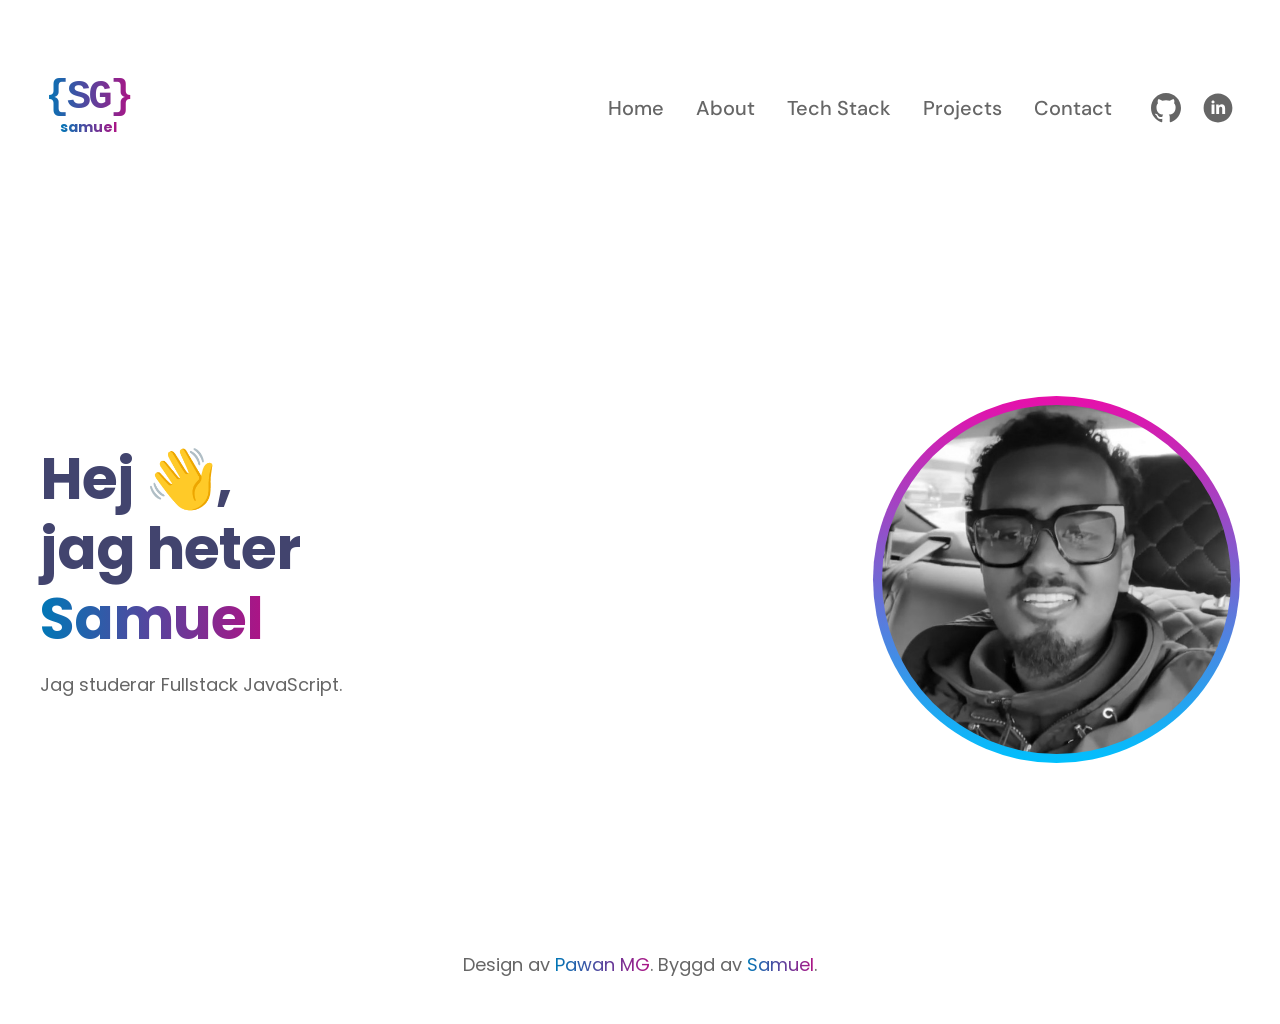
<file: index.html>
<!DOCTYPE html>
<html lang="sv">
<head>
  <meta charset="UTF-8">
  <meta name="viewport" content="width=device-width, initial-scale=1.0">
  <title>Min portfolio</title>
  <link rel="stylesheet" href="https://fonts.googleapis.com/css2?family=DM+Sans:wght@500&amp;family=Poppins:wght@400;700&amp;display=swap">
  <link rel="stylesheet" href="base.css">
  <link rel="stylesheet" href="layout.css">
</head>
<body class="home-page">

  <a class="skip-link" href="#main-content">Hoppa till innehållet</a>
  <header class="site-header">
    <a class="site-logo" href="index.html" aria-label="Samuel – startsidan">
      <span class="logo-mark" aria-hidden="true">{SG}</span>
      <span class="logo-name" aria-hidden="true">samuel</span>
    </a>
    <details class="mobile-menu">
      <summary aria-label="Visa eller dölj huvudmenyn">
        <span class="menu-icon" aria-hidden="true"></span>
      </summary>
      <nav class="mobile-navigation" aria-label="Huvudmeny">
        <ul class="nav-list" role="list">
          <li><a href="index.html" aria-current="page">Home</a></li>
          <li><a href="about.html">About</a></li>
          <li><a href="technologies.html">Tech Stack</a></li>
          <li><a href="projects.html">Projects</a></li>
          <li><a href="contact.html">Contact</a></li>
        </ul>
        <ul class="social-links" aria-label="Mina profiler" role="list">
          <li><a href="https://github.com/SamuelGoitomGezai" aria-label="Samuel på GitHub"><img class="github-icon" src="images/icons/github.svg" alt="" width="30" height="30"></a></li>
          <li><a href="https://www.linkedin.com/in/samuel-goitom-gezai-583b56432" aria-label="Samuel på LinkedIn"><img src="images/social/linkedin.svg" alt="" width="30" height="30"></a></li>
        </ul>
      </nav>
    </details>
      <nav class="desktop-navigation" aria-label="Huvudmeny">
        <ul class="nav-list" role="list">
          <li><a href="index.html" aria-current="page">Home</a></li>
          <li><a href="about.html">About</a></li>
          <li><a href="technologies.html">Tech Stack</a></li>
          <li><a href="projects.html">Projects</a></li>
          <li><a href="contact.html">Contact</a></li>
        </ul>
        <ul class="social-links" aria-label="Mina profiler" role="list">
          <li><a href="https://github.com/SamuelGoitomGezai" aria-label="Samuel på GitHub"><img class="github-icon" src="images/icons/github.svg" alt="" width="30" height="30"></a></li>
          <li><a href="https://www.linkedin.com/in/samuel-goitom-gezai-583b56432" aria-label="Samuel på LinkedIn"><img src="images/social/linkedin.svg" alt="" width="30" height="30"></a></li>
        </ul>
      </nav>
  </header>
  <main id="main-content" tabindex="-1" class="hero">
  <div class="hero-text">
    <h1 class="hero-title">
      Hej 👋,<br>
      jag heter<br>
      <span class="hero-name">Samuel</span>
    </h1>
    <p>Jag studerar Fullstack JavaScript.</p>
  </div>
  <div class="hero-portrait">
    <img
      class="hero-photo"
      src="images/samuel.jpeg"
      alt="Porträtt av Samuel"
      width="349"
      height="349"
    >
  </div>
</main>
  <footer class="site-footer">
    <p>Design av <span>Pawan MG</span>. Byggd av <span>Samuel</span>.</p>
  </footer>
</body>
</html>
</file>
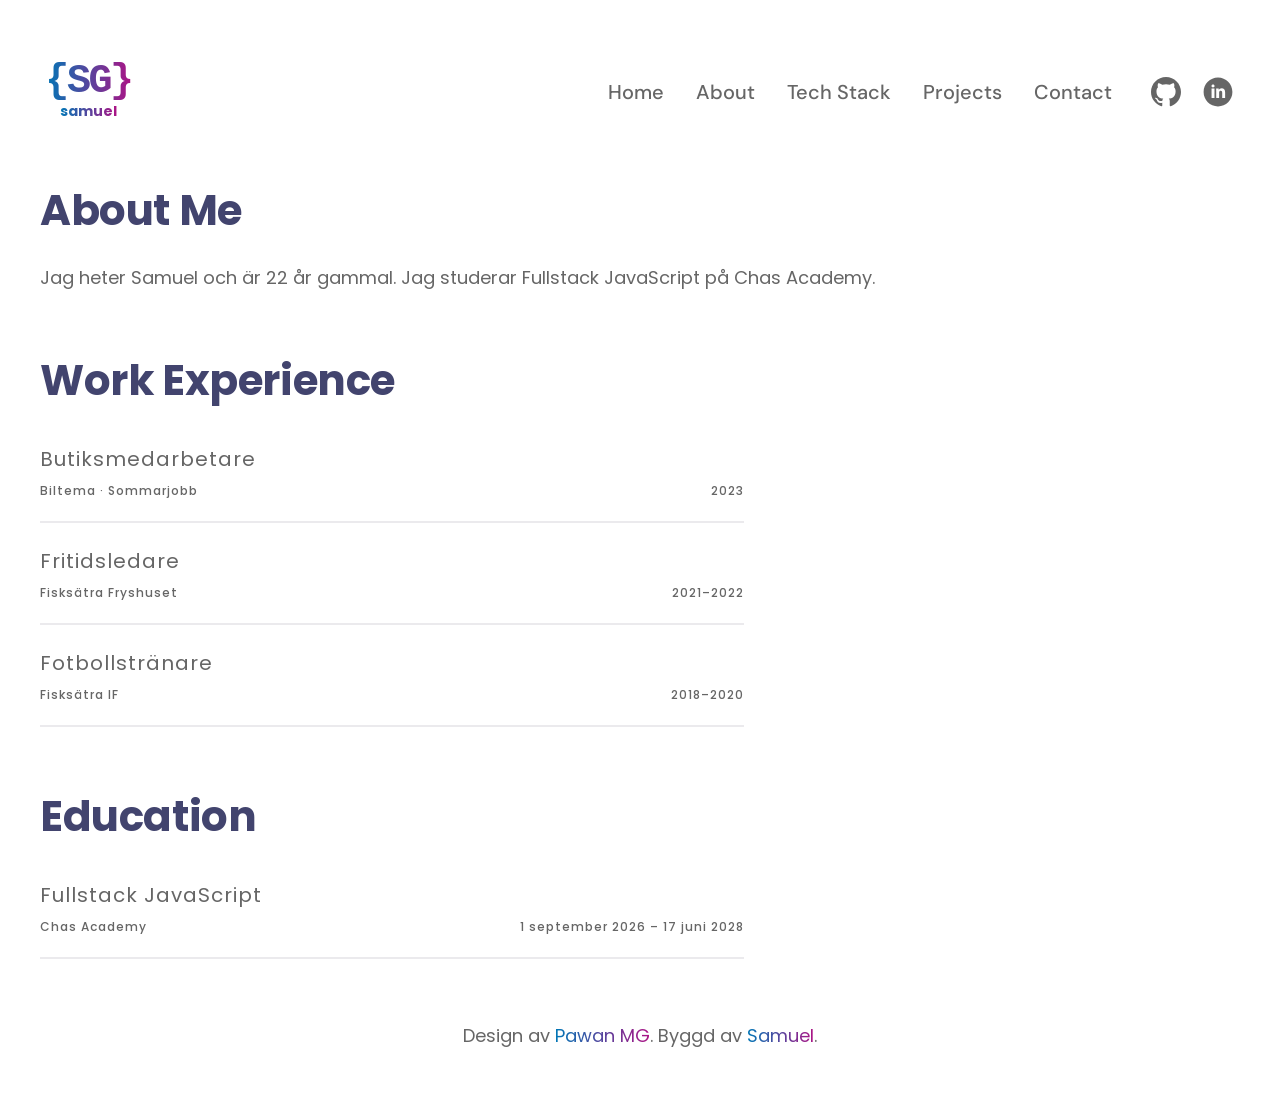
<file: about.html>
<!DOCTYPE html>
<html lang="sv">
<head>
  <meta charset="UTF-8">
  <meta name="viewport" content="width=device-width, initial-scale=1.0">
  <title>About | Min portfolio</title>
  <link rel="stylesheet" href="https://fonts.googleapis.com/css2?family=DM+Sans:wght@500&amp;family=Poppins:wght@400;500;700&amp;display=swap">
  <link rel="stylesheet" href="base.css">
  <link rel="stylesheet" href="layout.css">
</head>
<body>

  <a class="skip-link" href="#main-content">Hoppa till innehållet</a>
  <header class="site-header">
    <a class="site-logo" href="index.html" aria-label="Samuel – startsidan">
      <span class="logo-mark" aria-hidden="true">{SG}</span>
      <span class="logo-name" aria-hidden="true">samuel</span>
    </a>
    <details class="mobile-menu">
      <summary aria-label="Visa eller dölj huvudmenyn">
        <span class="menu-icon" aria-hidden="true"></span>
      </summary>
      <nav class="mobile-navigation" aria-label="Huvudmeny">
        <ul class="nav-list" role="list">
          <li><a href="index.html">Home</a></li>
          <li><a href="about.html" aria-current="page">About</a></li>
          <li><a href="technologies.html">Tech Stack</a></li>
          <li><a href="projects.html">Projects</a></li>
          <li><a href="contact.html">Contact</a></li>
        </ul>
        <ul class="social-links" aria-label="Mina profiler" role="list">
          <li><a href="https://github.com/SamuelGoitomGezai" aria-label="Samuel på GitHub"><img class="github-icon" src="images/icons/github.svg" alt="" width="30" height="30"></a></li>
          <li><a href="https://www.linkedin.com/in/samuel-goitom-gezai-583b56432" aria-label="Samuel på LinkedIn"><img src="images/social/linkedin.svg" alt="" width="30" height="30"></a></li>
        </ul>
      </nav>
    </details>
      <nav class="desktop-navigation" aria-label="Huvudmeny">
        <ul class="nav-list" role="list">
          <li><a href="index.html">Home</a></li>
          <li><a href="about.html" aria-current="page">About</a></li>
          <li><a href="technologies.html">Tech Stack</a></li>
          <li><a href="projects.html">Projects</a></li>
          <li><a href="contact.html">Contact</a></li>
        </ul>
        <ul class="social-links" aria-label="Mina profiler" role="list">
          <li><a href="https://github.com/SamuelGoitomGezai" aria-label="Samuel på GitHub"><img class="github-icon" src="images/icons/github.svg" alt="" width="30" height="30"></a></li>
          <li><a href="https://www.linkedin.com/in/samuel-goitom-gezai-583b56432" aria-label="Samuel på LinkedIn"><img src="images/social/linkedin.svg" alt="" width="30" height="30"></a></li>
        </ul>
      </nav>
  </header>
  <main id="main-content" tabindex="-1" class="page-content">
  <h1 class="page-title">About Me</h1>
  <p>
  Jag heter Samuel och är 22 år gammal. Jag studerar Fullstack JavaScript
  på Chas Academy.
</p>
    <section class="experience">
  <h2 class="section-title">Work Experience</h2>

  <div class="experience-item">
    <h3 class="experience-title">Butiksmedarbetare</h3>
    <div class="experience-details">
      <p>Biltema · Sommarjobb</p>
      <p>2023</p>
    </div>
  </div>

  <div class="experience-item">
    <h3 class="experience-title">Fritidsledare</h3>
    <div class="experience-details">
      <p>Fisksätra Fryshuset</p>
      <p>2021–2022</p>
    </div>
  </div>

  <div class="experience-item">
    <h3 class="experience-title">Fotbollstränare</h3>
    <div class="experience-details">
      <p>Fisksätra IF</p>
      <p>2018–2020</p>
    </div>
  </div>
</section>
<section class="education">
  <h2 class="section-title">Education</h2>

  <div class="education-item">
    <h3 class="education-title">Fullstack JavaScript</h3>

    <div class="education-details">
      <p>Chas Academy</p>
      <p>
        <time datetime="2026-09-01">1 september 2026</time>
        –
        <time datetime="2028-06-17">17 juni 2028</time>
      </p>
    </div>
  </div>
</section>
</main>
  <footer class="site-footer">
    <p>Design av <span>Pawan MG</span>. Byggd av <span>Samuel</span>.</p>
  </footer>
</body>
</html>
</file>
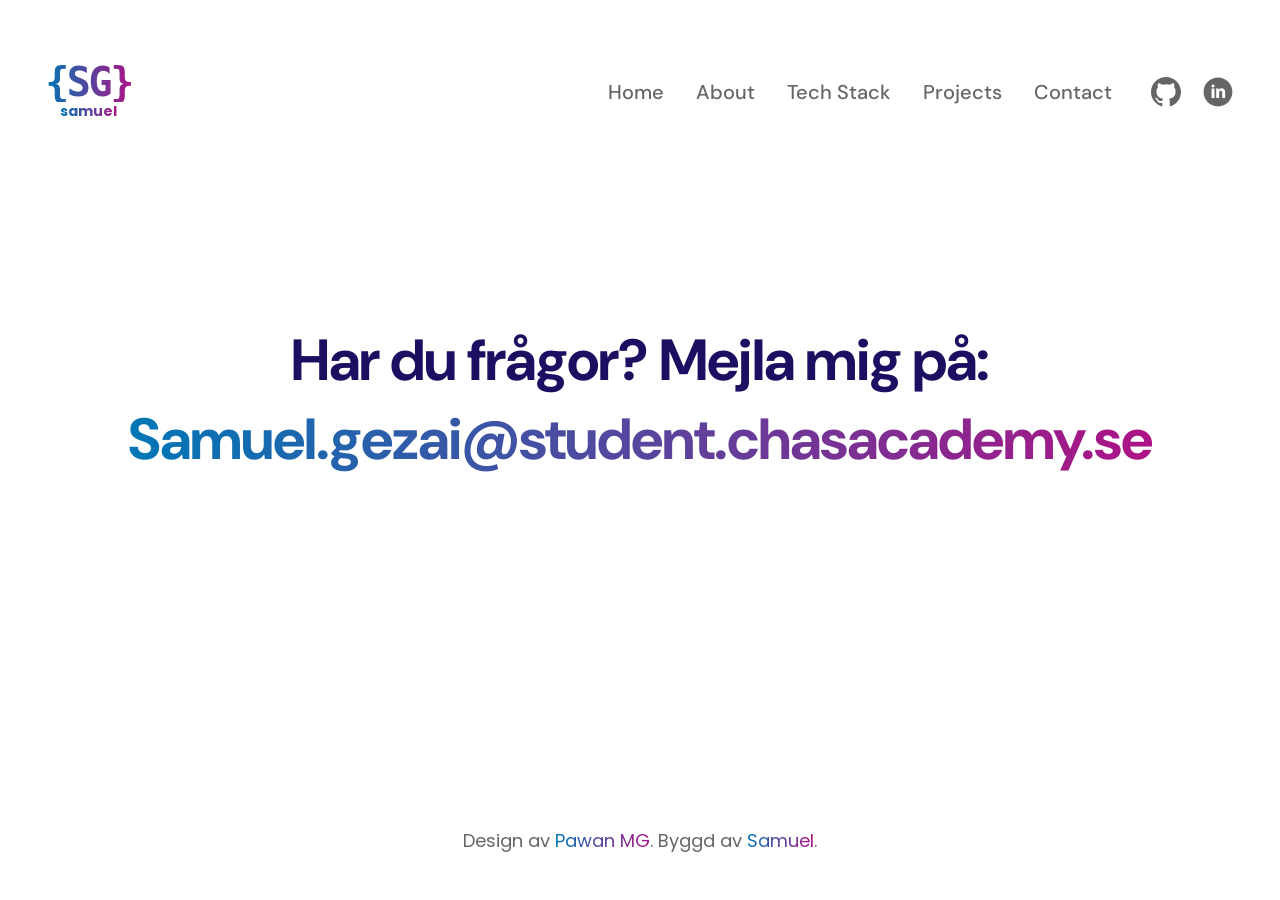
<file: contact.html>
<!DOCTYPE html>
<html lang="sv">
<head>
  <meta charset="UTF-8">
  <meta name="viewport" content="width=device-width, initial-scale=1.0">
  <title>Contact | Min portfolio</title>
  <link rel="stylesheet" href="https://fonts.googleapis.com/css2?family=DM+Sans:wght@500;700&amp;family=Poppins:wght@400;700&amp;display=swap">
  <link rel="stylesheet" href="base.css">
  <link rel="stylesheet" href="layout.css">
  <link rel="stylesheet" href="contact.css">
</head>
<body class="contact-page">

  <a class="skip-link" href="#main-content">Hoppa till innehållet</a>
  <header class="site-header">
    <a class="site-logo" href="index.html" aria-label="Samuel – startsidan">
      <span class="logo-mark" aria-hidden="true">{SG}</span>
      <span class="logo-name" aria-hidden="true">samuel</span>
    </a>
    <details class="mobile-menu">
      <summary aria-label="Visa eller dölj huvudmenyn">
        <span class="menu-icon" aria-hidden="true"></span>
      </summary>
      <nav class="mobile-navigation" aria-label="Huvudmeny">
        <ul class="nav-list" role="list">
          <li><a href="index.html">Home</a></li>
          <li><a href="about.html">About</a></li>
          <li><a href="technologies.html">Tech Stack</a></li>
          <li><a href="projects.html">Projects</a></li>
          <li><a href="contact.html" aria-current="page">Contact</a></li>
        </ul>
        <ul class="social-links" aria-label="Mina profiler" role="list">
          <li><a href="https://github.com/SamuelGoitomGezai" aria-label="Samuel på GitHub"><img class="github-icon" src="images/icons/github.svg" alt="" width="30" height="30"></a></li>
          <li><a href="https://www.linkedin.com/in/samuel-goitom-gezai-583b56432" aria-label="Samuel på LinkedIn"><img src="images/social/linkedin.svg" alt="" width="30" height="30"></a></li>
        </ul>
      </nav>
    </details>
      <nav class="desktop-navigation" aria-label="Huvudmeny">
        <ul class="nav-list" role="list">
          <li><a href="index.html">Home</a></li>
          <li><a href="about.html">About</a></li>
          <li><a href="technologies.html">Tech Stack</a></li>
          <li><a href="projects.html">Projects</a></li>
          <li><a href="contact.html" aria-current="page">Contact</a></li>
        </ul>
        <ul class="social-links" aria-label="Mina profiler" role="list">
          <li><a href="https://github.com/SamuelGoitomGezai" aria-label="Samuel på GitHub"><img class="github-icon" src="images/icons/github.svg" alt="" width="30" height="30"></a></li>
          <li><a href="https://www.linkedin.com/in/samuel-goitom-gezai-583b56432" aria-label="Samuel på LinkedIn"><img src="images/social/linkedin.svg" alt="" width="30" height="30"></a></li>
        </ul>
      </nav>
  </header>

  <main id="main-content" tabindex="-1" class="contact-content">
    <h1 class="contact-title">Har du frågor? Mejla mig på:</h1>
    <address class="contact-details">
      <a class="contact-email" href="mailto:Samuel.gezai@student.chasacademy.se">Samuel.gezai@<wbr>student.<wbr>chasacademy.se</a>
    </address>
  </main>

  <footer class="site-footer">
    <p>Design av <span>Pawan MG</span>. Byggd av <span>Samuel</span>.</p>
  </footer>
</body>
</html>
</file>
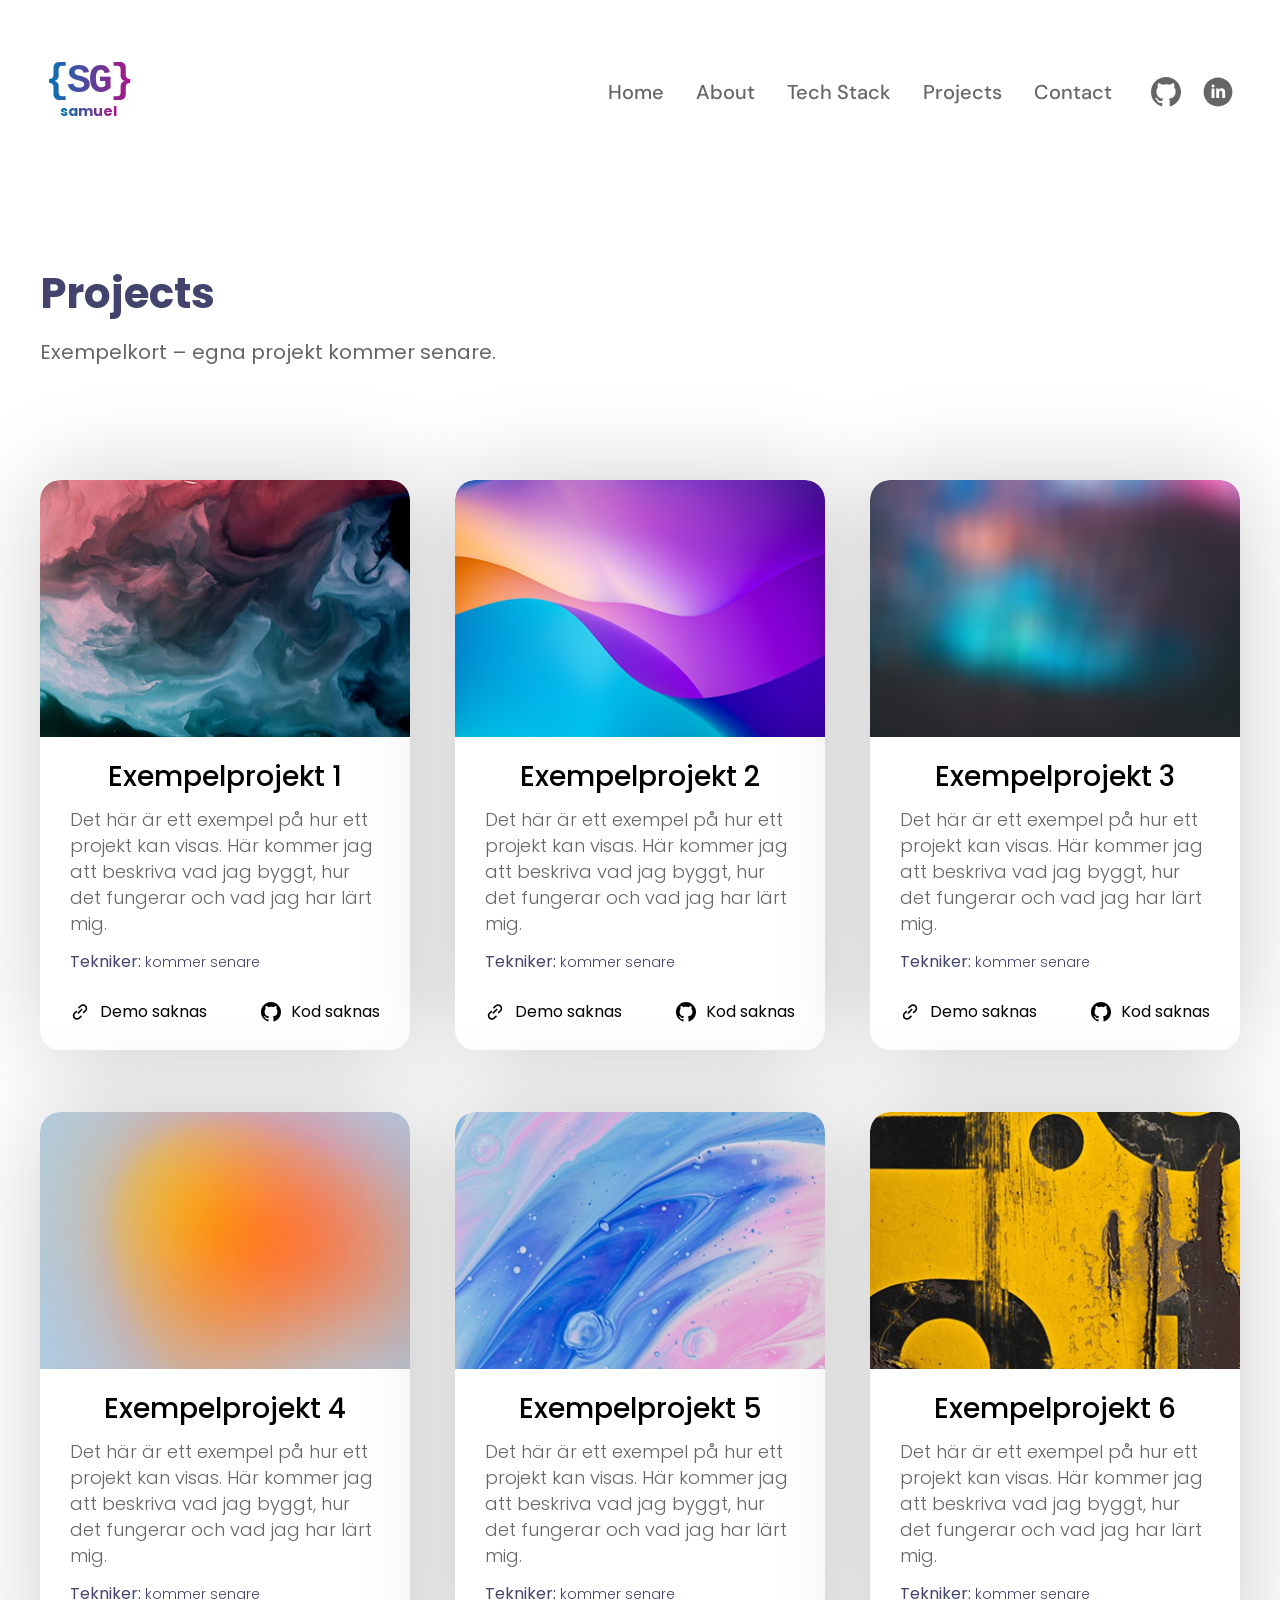
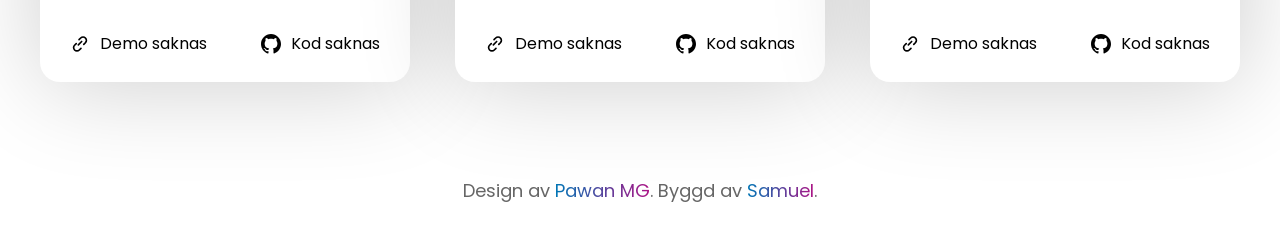
<file: projects.html>
<!DOCTYPE html>
<html lang="sv">
<head>
  <meta charset="UTF-8">
  <meta name="viewport" content="width=device-width, initial-scale=1.0">
  <title>Projects | Min portfolio</title>
  <link rel="stylesheet" href="https://fonts.googleapis.com/css2?family=DM+Sans:wght@500&amp;family=Poppins:wght@300;400;500;700&amp;display=swap">
  <link rel="stylesheet" href="base.css">
  <link rel="stylesheet" href="layout.css">
  <link rel="stylesheet" href="projects.css">
</head>
<body>

  <a class="skip-link" href="#main-content">Hoppa till innehållet</a>
  <header class="site-header">
    <a class="site-logo" href="index.html" aria-label="Samuel – startsidan">
      <span class="logo-mark" aria-hidden="true">{SG}</span>
      <span class="logo-name" aria-hidden="true">samuel</span>
    </a>
    <details class="mobile-menu">
      <summary aria-label="Visa eller dölj huvudmenyn">
        <span class="menu-icon" aria-hidden="true"></span>
      </summary>
      <nav class="mobile-navigation" aria-label="Huvudmeny">
        <ul class="nav-list" role="list">
          <li><a href="index.html">Home</a></li>
          <li><a href="about.html">About</a></li>
          <li><a href="technologies.html">Tech Stack</a></li>
          <li><a href="projects.html" aria-current="page">Projects</a></li>
          <li><a href="contact.html">Contact</a></li>
        </ul>
        <ul class="social-links" aria-label="Mina profiler" role="list">
          <li><a href="https://github.com/SamuelGoitomGezai" aria-label="Samuel på GitHub"><img class="github-icon" src="images/icons/github.svg" alt="" width="30" height="30"></a></li>
          <li><a href="https://www.linkedin.com/in/samuel-goitom-gezai-583b56432" aria-label="Samuel på LinkedIn"><img src="images/social/linkedin.svg" alt="" width="30" height="30"></a></li>
        </ul>
      </nav>
    </details>
      <nav class="desktop-navigation" aria-label="Huvudmeny">
        <ul class="nav-list" role="list">
          <li><a href="index.html">Home</a></li>
          <li><a href="about.html">About</a></li>
          <li><a href="technologies.html">Tech Stack</a></li>
          <li><a href="projects.html" aria-current="page">Projects</a></li>
          <li><a href="contact.html">Contact</a></li>
        </ul>
        <ul class="social-links" aria-label="Mina profiler" role="list">
          <li><a href="https://github.com/SamuelGoitomGezai" aria-label="Samuel på GitHub"><img class="github-icon" src="images/icons/github.svg" alt="" width="30" height="30"></a></li>
          <li><a href="https://www.linkedin.com/in/samuel-goitom-gezai-583b56432" aria-label="Samuel på LinkedIn"><img src="images/social/linkedin.svg" alt="" width="30" height="30"></a></li>
        </ul>
      </nav>
  </header>

  <main id="main-content" tabindex="-1" class="page-content projects-page">
    <h1 class="page-title projects-heading" lang="en">Projects</h1>
    <p class="projects-intro">Exempelkort – egna projekt kommer senare.</p>

    <div class="projects-grid">
      <article class="project-card">
        <img class="project-image" src="images/projects/project-1.png" alt="" width="375" height="260">
        <div class="project-body">
          <h2 class="project-title">Exempelprojekt 1</h2>
          <p class="project-description">Det här är ett exempel på hur ett projekt kan visas. Här kommer jag att beskriva vad jag byggt, hur det fungerar och vad jag har lärt mig.</p>
          <p class="project-tech"><span>Tekniker:</span> kommer senare</p>
          <footer class="project-actions">
            <span><img src="images/projects/link.svg" alt="" width="20" height="20">Demo saknas</span>
            <span><img src="images/icons/github.svg" alt="" width="20" height="20">Kod saknas</span>
          </footer>
        </div>
      </article>

      <article class="project-card">
        <img class="project-image" src="images/projects/project-2.png" alt="" width="375" height="260">
        <div class="project-body">
          <h2 class="project-title">Exempelprojekt 2</h2>
          <p class="project-description">Det här är ett exempel på hur ett projekt kan visas. Här kommer jag att beskriva vad jag byggt, hur det fungerar och vad jag har lärt mig.</p>
          <p class="project-tech"><span>Tekniker:</span> kommer senare</p>
          <footer class="project-actions">
            <span><img src="images/projects/link.svg" alt="" width="20" height="20">Demo saknas</span>
            <span><img src="images/icons/github.svg" alt="" width="20" height="20">Kod saknas</span>
          </footer>
        </div>
      </article>

      <article class="project-card">
        <img class="project-image" src="images/projects/project-3.png" alt="" width="375" height="260">
        <div class="project-body">
          <h2 class="project-title">Exempelprojekt 3</h2>
          <p class="project-description">Det här är ett exempel på hur ett projekt kan visas. Här kommer jag att beskriva vad jag byggt, hur det fungerar och vad jag har lärt mig.</p>
          <p class="project-tech"><span>Tekniker:</span> kommer senare</p>
          <footer class="project-actions">
            <span><img src="images/projects/link.svg" alt="" width="20" height="20">Demo saknas</span>
            <span><img src="images/icons/github.svg" alt="" width="20" height="20">Kod saknas</span>
          </footer>
        </div>
      </article>

      <article class="project-card">
        <img class="project-image" src="images/projects/project-4.png" alt="" width="375" height="260" loading="lazy">
        <div class="project-body">
          <h2 class="project-title">Exempelprojekt 4</h2>
          <p class="project-description">Det här är ett exempel på hur ett projekt kan visas. Här kommer jag att beskriva vad jag byggt, hur det fungerar och vad jag har lärt mig.</p>
          <p class="project-tech"><span>Tekniker:</span> kommer senare</p>
          <footer class="project-actions">
            <span><img src="images/projects/link.svg" alt="" width="20" height="20">Demo saknas</span>
            <span><img src="images/icons/github.svg" alt="" width="20" height="20">Kod saknas</span>
          </footer>
        </div>
      </article>

      <article class="project-card">
        <img class="project-image" src="images/projects/project-5.png" alt="" width="375" height="260" loading="lazy">
        <div class="project-body">
          <h2 class="project-title">Exempelprojekt 5</h2>
          <p class="project-description">Det här är ett exempel på hur ett projekt kan visas. Här kommer jag att beskriva vad jag byggt, hur det fungerar och vad jag har lärt mig.</p>
          <p class="project-tech"><span>Tekniker:</span> kommer senare</p>
          <footer class="project-actions">
            <span><img src="images/projects/link.svg" alt="" width="20" height="20">Demo saknas</span>
            <span><img src="images/icons/github.svg" alt="" width="20" height="20">Kod saknas</span>
          </footer>
        </div>
      </article>

      <article class="project-card">
        <img class="project-image" src="images/projects/project-6.png" alt="" width="375" height="260" loading="lazy">
        <div class="project-body">
          <h2 class="project-title">Exempelprojekt 6</h2>
          <p class="project-description">Det här är ett exempel på hur ett projekt kan visas. Här kommer jag att beskriva vad jag byggt, hur det fungerar och vad jag har lärt mig.</p>
          <p class="project-tech"><span>Tekniker:</span> kommer senare</p>
          <footer class="project-actions">
            <span><img src="images/projects/link.svg" alt="" width="20" height="20">Demo saknas</span>
            <span><img src="images/icons/github.svg" alt="" width="20" height="20">Kod saknas</span>
          </footer>
        </div>
      </article>
    </div>
  </main>
  <footer class="site-footer">
    <p>Design av <span>Pawan MG</span>. Byggd av <span>Samuel</span>.</p>
  </footer>
</body>
</html>
</file>
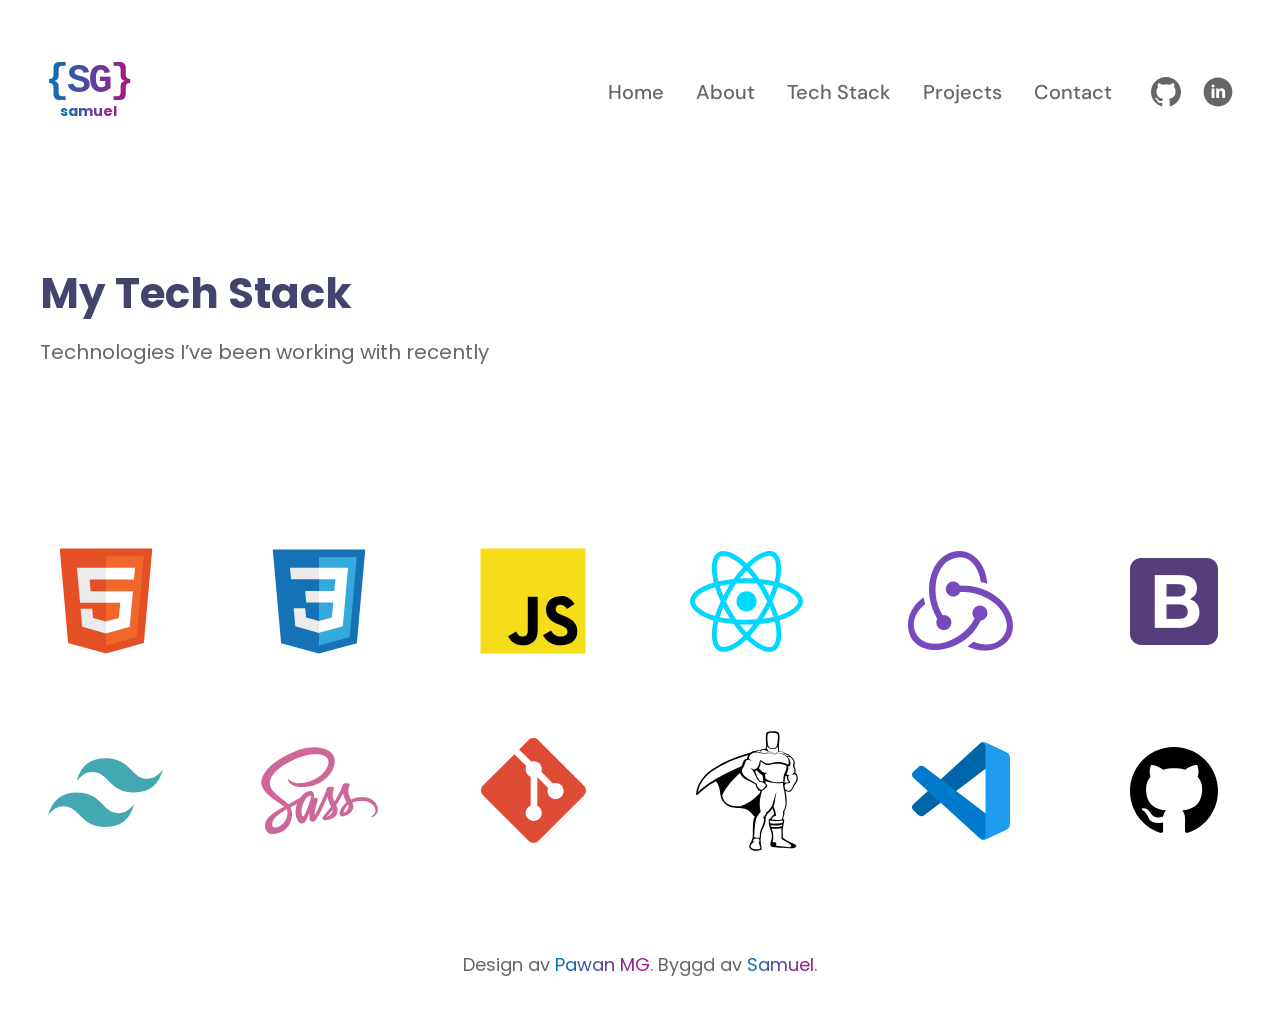
<file: technologies.html>
<!DOCTYPE html>
<html lang="sv">
<head>
  <meta charset="UTF-8">
  <meta name="viewport" content="width=device-width, initial-scale=1.0">
  <title>Tech Stack | Min portfolio</title>
  <link rel="stylesheet" href="https://fonts.googleapis.com/css2?family=DM+Sans:wght@500&amp;family=Poppins:wght@400;700&amp;display=swap">
  <link rel="stylesheet" href="base.css">
  <link rel="stylesheet" href="layout.css">
  <link rel="stylesheet" href="technologies.css">
</head>
<body>

  <a class="skip-link" href="#main-content">Hoppa till innehållet</a>
  <header class="site-header">
    <a class="site-logo" href="index.html" aria-label="Samuel – startsidan">
      <span class="logo-mark" aria-hidden="true">{SG}</span>
      <span class="logo-name" aria-hidden="true">samuel</span>
    </a>
    <details class="mobile-menu">
      <summary aria-label="Visa eller dölj huvudmenyn">
        <span class="menu-icon" aria-hidden="true"></span>
      </summary>
      <nav class="mobile-navigation" aria-label="Huvudmeny">
        <ul class="nav-list" role="list">
          <li><a href="index.html">Home</a></li>
          <li><a href="about.html">About</a></li>
          <li><a href="technologies.html" aria-current="page">Tech Stack</a></li>
          <li><a href="projects.html">Projects</a></li>
          <li><a href="contact.html">Contact</a></li>
        </ul>
        <ul class="social-links" aria-label="Mina profiler" role="list">
          <li><a href="https://github.com/SamuelGoitomGezai" aria-label="Samuel på GitHub"><img class="github-icon" src="images/icons/github.svg" alt="" width="30" height="30"></a></li>
          <li><a href="https://www.linkedin.com/in/samuel-goitom-gezai-583b56432" aria-label="Samuel på LinkedIn"><img src="images/social/linkedin.svg" alt="" width="30" height="30"></a></li>
        </ul>
      </nav>
    </details>
      <nav class="desktop-navigation" aria-label="Huvudmeny">
        <ul class="nav-list" role="list">
          <li><a href="index.html">Home</a></li>
          <li><a href="about.html">About</a></li>
          <li><a href="technologies.html" aria-current="page">Tech Stack</a></li>
          <li><a href="projects.html">Projects</a></li>
          <li><a href="contact.html">Contact</a></li>
        </ul>
        <ul class="social-links" aria-label="Mina profiler" role="list">
          <li><a href="https://github.com/SamuelGoitomGezai" aria-label="Samuel på GitHub"><img class="github-icon" src="images/icons/github.svg" alt="" width="30" height="30"></a></li>
          <li><a href="https://www.linkedin.com/in/samuel-goitom-gezai-583b56432" aria-label="Samuel på LinkedIn"><img src="images/social/linkedin.svg" alt="" width="30" height="30"></a></li>
        </ul>
      </nav>
  </header>

  <main id="main-content" tabindex="-1" class="page-content tech-page" lang="en">
    <h1 class="page-title tech-heading">My Tech Stack</h1>
    <p class="tech-description">Technologies I’ve been working with recently</p>

    <ul class="tech-list" role="list" aria-label="Technologies">
      <li><img src="images/icons/html.svg" alt="HTML" width="120" height="120"></li>
      <li><img src="images/icons/css.svg" alt="CSS" width="120" height="119"></li>
      <li><img src="images/icons/javascript.svg" alt="JavaScript" width="120" height="120"></li>
      <li><img src="images/icons/react.svg" alt="React" width="113" height="101"></li>
      <li><img src="images/icons/redux.png" alt="Redux" width="105" height="100"></li>
      <li class="tech-bootstrap"><img src="images/icons/bootstrap.png" alt="Bootstrap" width="88" height="87"></li>
      <li class="tech-tailwind"><img src="images/icons/tailwind.svg" alt="Tailwind CSS" width="131" height="131"></li>
      <li class="tech-sass"><img src="images/icons/sass.svg" alt="Sass" width="117" height="87"></li>
      <li class="tech-desktop-only"><img src="images/icons/git.svg" alt="Git" width="105" height="105"></li>
      <li class="tech-desktop-only"><img src="images/icons/greensock.svg" alt="GreenSock" width="120" height="120"></li>
      <li class="tech-desktop-only"><img src="images/icons/vscode.svg" alt="Visual Studio Code" width="112" height="112"></li>
      <li class="tech-desktop-only"><img src="images/icons/github.svg" alt="GitHub" width="88" height="88"></li>
    </ul>

    <section class="tech-tools" aria-labelledby="tools-heading">
      <h2 id="tools-heading" class="section-title tech-heading">Tools</h2>
      <ul class="tools-list" role="list">
        <li><img src="images/icons/vscode.svg" alt="Visual Studio Code" width="112" height="112"></li>
        <li><img src="images/icons/git.svg" alt="Git" width="105" height="105"></li>
        <li><img src="images/icons/github.svg" alt="GitHub" width="88" height="88"></li>
        <li><img src="images/icons/figma.svg" alt="Figma" width="80" height="120"></li>
        <li><img src="images/icons/npm.svg" alt="npm" width="110" height="43"></li>
        <li><img src="images/icons/postman.svg" alt="Postman" width="110" height="110"></li>
      </ul>
    </section>
  </main>
  <footer class="site-footer">
    <p>Design av <span>Pawan MG</span>. Byggd av <span>Samuel</span>.</p>
  </footer>
</body>
</html>
</file>
<file: base.css>
:root {
  --background-color: #ffffff;
  --nav-color: #666666;
  --text-color: #666666;
  --heading-color: #42446e;
  --border-color: #ebeaed;
}
* {
  box-sizing: border-box;
}
body {
  margin: 0;
  padding: 2rem;
  background-color: var(--background-color);
}
header,
main {
  max-width: 75rem;
  margin: 0 auto;
}
h1,
h2 {
  font-family: "Poppins", sans-serif;
  font-weight: 700;
}
p {
  font-family: "Poppins", sans-serif;
  font-weight: 400;
  font-size: 1.125rem;
  line-height: 1.625rem;
  color: var(--text-color);
}
.nav-list {
  list-style: none;
  margin: 0;
  padding: 0;
  display: flex;
  flex-direction: column;
  align-items: center;
   gap: 0.75rem;
  font-family: "DM Sans", sans-serif;
  font-weight: 500;
}
.nav-list a {
  color: var(--nav-color);
  text-decoration: none;
}
.nav-list a:focus-visible {
  outline: 3px solid var(--nav-color);
  outline-offset: 4px;
}
.hero {
  display: flex;
  flex-direction: column;
  gap: 2rem;
  padding: 4rem 0;
}
.hero-text {
  min-width: 0;
}
.hero-title {
  margin: 0;
  font-size: 2.25rem;
  line-height: 1.2;
  color: var(--heading-color);
}
.hero-name {
  background: linear-gradient(90deg, #0077b6, #ad1385);
  background-clip: text;
  -webkit-background-clip: text;
  color: transparent;
}
.hero-portrait {
  width: 16rem;
  max-width: 100%;
  aspect-ratio: 1;
  flex-shrink: 0;
  align-self: center;
  padding: 9px;
  border-radius: 50%;
  background: linear-gradient(180deg, #e70faa, #00c0fd);
}
.hero-photo {
  display: block;
  width: 100%;
  height: 100%;
  object-fit: cover;
  object-position: center 40%;
  border-radius: 50%;
  filter: grayscale(1);
}
.page-content {
  padding: 4rem 0;
}
.page-title,
.section-title {
  margin-top: 0;
  color: var(--heading-color);
}
.education,
.experience {
  max-width: 44rem;
  margin-top: 4rem;
}
.education .section-title,
.experience .section-title {
  margin-bottom: 2.375rem;
}
.education-item,
.experience-item {
  padding-bottom: 1rem;
  border-bottom: 2px solid var(--border-color);
}
.experience-item + .experience-item {
  margin-top: 1.5rem;
}
.education-title,
.experience-title {
  margin: 0;
  font-family: "Poppins", sans-serif;
  font-weight: 400;
  font-size: 1.25rem;
  line-height: 1.75rem;
  letter-spacing: 0.0625rem;
  color: var(--text-color);
}
.education-details,
.experience-details {
  display: flex;
  flex-wrap: wrap;
  justify-content: space-between;
  gap: 0 1.5rem;
  margin-top: 0.25rem;
}
.education-details p,
.experience-details p {
  margin: 0;
  font-weight: 500;
  font-size: 0.75rem;
  line-height: 1.75rem;
  letter-spacing: 0.0625rem;
}
.experience-details p:last-child {
  margin-left: auto;
}
@media (min-width: 768px) {
     .page-title,
  .section-title {
    font-size: 2.625rem;
    line-height: 3.25rem;
    letter-spacing: -0.025rem;
  }
  .compact-title {
    line-height: 1.625rem;
    letter-spacing: 0;
  }
  .hero-title {
    font-size: 3.625rem;
    line-height: 4.375rem;
    letter-spacing: -0.0625rem;
  }
  .nav-list {
    flex-direction: row;
    justify-content: flex-end;
    gap: 2rem;
    font-size: 1.25rem;
    line-height: 1.3;
  }
}
@media (min-width: 1024px) {
  .hero {
    flex-direction: row;
    align-items: center;
    justify-content: space-between;
    gap: 4rem;
    padding: 12rem 0 8rem;
  }
  .hero-portrait {
    width: 22.9375rem;
  }
}
</file>
<file: layout.css>
:root {
  --brand-start: #0077b6;
  --brand-end: #ad1385;
}

body {
  display: flex;
  flex-direction: column;
  min-height: 100vh;
  min-height: 100svh;
}

body > main {
  flex: 1;
  width: 100%;
}

.site-header {
  display: grid;
  grid-template-columns: 1fr auto;
  align-items: start;
  width: 100%;
}

.site-logo {
  position: relative;
  z-index: 1;
  grid-column: 1;
  grid-row: 1;
  display: flex;
  flex-direction: column;
  align-items: center;
  width: 6.0625rem;
  height: 3.6875rem;
  text-decoration: none;
}

.logo-mark,
.logo-name,
.site-footer span {
  color: var(--brand-start);
}

.logo-mark {
  font-family: monospace;
  font-size: 2.5rem;
  font-weight: 700;
  line-height: 1;
  letter-spacing: -0.15rem;
}

.logo-name {
  font-family: "Poppins", sans-serif;
  font-size: 0.875rem;
  font-weight: 700;
  line-height: 1.1875rem;
}

.desktop-navigation {
  display: none;
}

/* Hela menyn ligger i sidflödet när details öppnas. */
.mobile-menu {
  grid-column: 1 / -1;
  grid-row: 1;
  min-width: 0;
}

.mobile-menu summary {
  display: flex;
  align-items: center;
  justify-content: center;
  width: 2.75rem;
  height: 3.6875rem;
  margin-left: auto;
  color: var(--nav-color);
  list-style: none;
  cursor: pointer;
}

.mobile-menu summary::-webkit-details-marker {
  display: none;
}

.menu-icon {
  position: relative;
  width: 1.75rem;
  height: 2px;
  background-color: currentColor;
}

.menu-icon::before,
.menu-icon::after {
  position: absolute;
  left: 0;
  width: 100%;
  height: 2px;
  background-color: currentColor;
  content: "";
}

.menu-icon::before { top: -8px; }
.menu-icon::after { top: 8px; }

.mobile-menu[open] .menu-icon {
  background-color: transparent;
}

.mobile-menu[open] .menu-icon::before {
  top: 0;
  transform: rotate(45deg);
}

.mobile-menu[open] .menu-icon::after {
  top: 0;
  transform: rotate(-45deg);
}

.mobile-navigation {
  padding: 1.5rem 0 0;
}

.mobile-navigation .nav-list {
  flex-direction: column;
  gap: 0.5rem;
  font-size: 1.25rem;
}

.site-header .nav-list a,
.social-links a {
  display: inline-flex;
  align-items: center;
  justify-content: center;
  min-height: 2.75rem;
}

.site-header .nav-list a:hover {
  text-decoration: underline;
  text-underline-offset: 0.25em;
}

.social-links {
  display: flex;
  justify-content: center;
  gap: 0.5rem;
  margin: 1rem 0 0;
  padding: 0;
  list-style: none;
}

.social-links a {
  width: 2.75rem;
}

.social-links img {
  display: block;
}

.social-links .github-icon {
  opacity: 0.6;
}

.site-header a:focus-visible,
.site-header summary:focus-visible,
.skip-link:focus-visible {
  outline: 3px solid var(--heading-color);
  outline-offset: 4px;
  border-radius: 2px;
}

.skip-link {
  position: absolute;
  left: 1rem;
  top: 0.5rem;
  z-index: 2;
  padding: 0.5rem 1rem;
  transform: translateY(-200%);
  background-color: var(--background-color);
  color: var(--heading-color);
  font-family: "DM Sans", sans-serif;
}

.skip-link:focus {
  transform: translateY(0);
}

.site-footer {
  width: 100%;
  max-width: 75rem;
  margin: 0 auto;
  padding-bottom: 0.875rem;
  text-align: center;
}

.site-footer p {
  margin: 0;
  font-size: 0.875rem;
  line-height: 1.625rem;
}

@supports (background-clip: text) or (-webkit-background-clip: text) {
  .logo-mark,
  .logo-name,
  .site-footer span {
    background-image: linear-gradient(90deg, var(--brand-start), var(--brand-end));
    -webkit-background-clip: text;
    background-clip: text;
    color: transparent;
  }
}

/* Först här ryms logotyp, fem länkar och profilikoner på en rad. */
@media (min-width: 1024px) {
  body { padding-top: 3.875rem; }
  .home-page { padding-top: 4.875rem; }

  .site-header { align-items: center; }
  .mobile-menu { display: none; }

  .desktop-navigation {
    display: flex;
    align-items: center;
    gap: 2rem;
  }

  .desktop-navigation .nav-list {
    flex-direction: row;
    gap: 2rem;
    font-size: 1.25rem;
  }

  .desktop-navigation .social-links { margin: 0; }

  .home-page .hero { padding: 16.1875rem 0 11.8125rem; }
  .site-footer p { font-size: 1.125rem; }
}

@media (forced-colors: active) {
  .logo-mark,
  .logo-name,
  .site-footer span {
    background-image: none;
    color: CanvasText;
  }
}
</file>
<file: contact.css>
.contact-page {
  --contact-heading-color: #1e0e62;
  --contact-gradient-start: #0077b6;
  --contact-gradient-end: #ad1385;
}

.contact-content {
  flex: 1;
  width: 100%;
  padding: 4.5rem 0 6rem;
  text-align: center;
}

.contact-title,
.contact-details {
  font-family: "DM Sans", sans-serif;
  font-weight: 700;
  line-height: 1.3;
  letter-spacing: -0.025rem;
}

.contact-title {
  margin: 0;
  font-size: clamp(1.25rem, 4vw, 2rem);
  color: var(--contact-heading-color);
}

.contact-details {
  margin: 1rem 0 0;
  font-size: clamp(1.5rem, 4.5vw, 2.5rem);
  font-style: normal;
}

.contact-email {
  color: var(--contact-gradient-start);
}

@supports (background-clip: text) or (-webkit-background-clip: text) {
  .contact-email {
    background-image: linear-gradient(
      90deg,
      var(--contact-gradient-start),
      var(--contact-gradient-end)
    );
    -webkit-background-clip: text;
    background-clip: text;
    color: transparent;
  }
}

.contact-email {
  text-decoration: none;
  overflow-wrap: anywhere;
}

.contact-email:hover {
  text-decoration: underline;
  text-decoration-color: var(--contact-heading-color);
  text-underline-offset: 0.15em;
}

.contact-email:focus-visible {
  outline: 3px solid var(--contact-heading-color);
  outline-offset: 6px;
  border-radius: 0.125rem;
}

@media (min-width: 1024px) {
  .contact-content {
    padding-top: 12.75rem;
  }

  .contact-title,
  .contact-details {
    font-size: 3.625rem;
    line-height: 4.375rem;
    letter-spacing: -0.0625rem;
  }

  .contact-details {
    margin-top: 0.5625rem;
  }
}

/* Behåll texten synlig om användaren väljer ett högkontrastläge. */
@media (forced-colors: active) {
  .contact-email {
    background-image: none;
    color: CanvasText;
  }

  .contact-email {
    color: LinkText;
  }
}
</file>
<file: projects.css>
.projects-page {
  --project-card-color: #ffffff;
  --project-title-color: #000000;
  --project-shadow-color: rgb(0 0 0 / 20%);
}

.projects-page .projects-heading {
  margin: 0;
  font-size: 1.75rem;
  line-height: 1.3;
  letter-spacing: 0;
}

.projects-intro {
  margin: 1rem 0 0;
}

.projects-grid {
  display: grid;
  grid-template-columns: minmax(0, 31.25rem);
  justify-content: center;
  gap: 3.875rem 2.8125rem;
  margin-top: 3rem;
}

.project-card {
  display: flex;
  flex-direction: column;
  min-width: 0;
  min-height: 35.625rem;
  border-radius: 1.25rem;
  background-color: var(--project-card-color);
  box-shadow: 2px 2px 100px var(--project-shadow-color);
}

.project-image {
  display: block;
  width: 100%;
  height: auto;
  aspect-ratio: 375 / 260;
  object-fit: cover;
  border-radius: 1.25rem 1.25rem 0 0;
}

.project-body {
  display: flex;
  flex-direction: column;
  flex: 1;
  padding: 1.6875rem 1.875rem 1.5625rem;
}

.project-title {
  margin: 0;
  font-size: clamp(1.375rem, 4.5vw, 1.75rem);
  font-weight: 500;
  line-height: 1.625rem;
  text-align: center;
  color: var(--project-title-color);
  overflow-wrap: anywhere;
}

.project-description {
  margin: 1.0625rem 0 0;
  font-size: 1.125rem;
  font-weight: 300;
  line-height: 1.625rem;
}

.project-tech {
  margin: 0.75rem 0 0;
  font-size: 0.875rem;
  font-weight: 300;
  line-height: 1.625rem;
  color: var(--heading-color);
}

.project-tech span {
  font-size: 1rem;
  font-weight: 400;
}

.project-actions {
  display: flex;
  flex-wrap: wrap;
  justify-content: space-between;
  gap: 0.75rem 1rem;
  margin-top: auto;
  padding-top: 1.25rem;
  font-family: "Poppins", sans-serif;
  font-size: 1rem;
  line-height: 1.625rem;
  color: var(--project-title-color);
}

.project-actions span {
  display: inline-flex;
  align-items: center;
  gap: 0.625rem;
}

.project-actions img {
  flex-shrink: 0;
}

/* Två kolumner först när korten får plats med läsbar text. */
@media (min-width: 800px) {
  .projects-grid {
    grid-template-columns: repeat(2, minmax(0, 23.4375rem));
  }
}

@media (min-width: 1024px) {
  .projects-page {
    padding-top: 10rem;
    padding-bottom: 6rem;
  }

  .projects-page .projects-heading {
    font-size: 2.625rem;
    line-height: 1.625rem;
  }

  .projects-intro {
    margin-top: 2rem;
    font-size: 1.25rem;
    line-height: 1.625rem;
  }

  .projects-grid {
    margin-top: 7.1875rem;
  }
}

@media (min-width: 1200px) {
  .projects-grid {
    grid-template-columns: repeat(3, minmax(0, 1fr));
  }
}
</file>
<file: technologies.css>
.tech-page .tech-heading {
  margin: 0;
  font-size: 1.75rem;
  line-height: 1.3;
  letter-spacing: 0;
}

.tech-description {
  margin: 1rem 0 0;
}

.tech-list,
.tools-list {
  display: grid;
  grid-template-columns: repeat(4, minmax(0, 1fr));
  align-items: center;
  gap: 2rem 1.5rem;
  margin: 2rem 0 0;
  padding: 0;
  list-style: none;
}

.tech-list li,
.tools-list li {
  display: flex;
  align-items: center;
  justify-content: center;
  min-width: 0;
}

.tech-list img,
.tools-list img {
  display: block;
  max-width: 100%;
  height: auto;
}

/* Mobillayouten i skissen har en separat grupp med verktyg. */
.tech-list .tech-desktop-only {
  display: none;
}

.tech-tailwind {
  order: 1;
}

.tech-bootstrap {
  order: 2;
}

.tech-sass {
  order: 3;
}

.tech-tools {
  margin-top: 2.5rem;
}

@media (min-width: 1024px) {
  .tech-page {
    padding-top: 10rem;
    padding-bottom: 6rem;
  }

  .tech-page .tech-heading {
    font-size: 2.625rem;
    line-height: 1.625rem;
  }

  .tech-description {
    margin-top: 2rem;
    font-size: 1.25rem;
    line-height: 1.625rem;
  }

  .tech-list {
    grid-template-columns: repeat(6, minmax(0, 8.1875rem));
    justify-content: space-between;
    gap: 4rem 2rem;
    margin-top: 11rem;
  }

  .tech-list li {
    order: 0;
  }

  .tech-list .tech-desktop-only {
    display: flex;
  }

  .tech-tools {
    display: none;
  }
}
</file>
